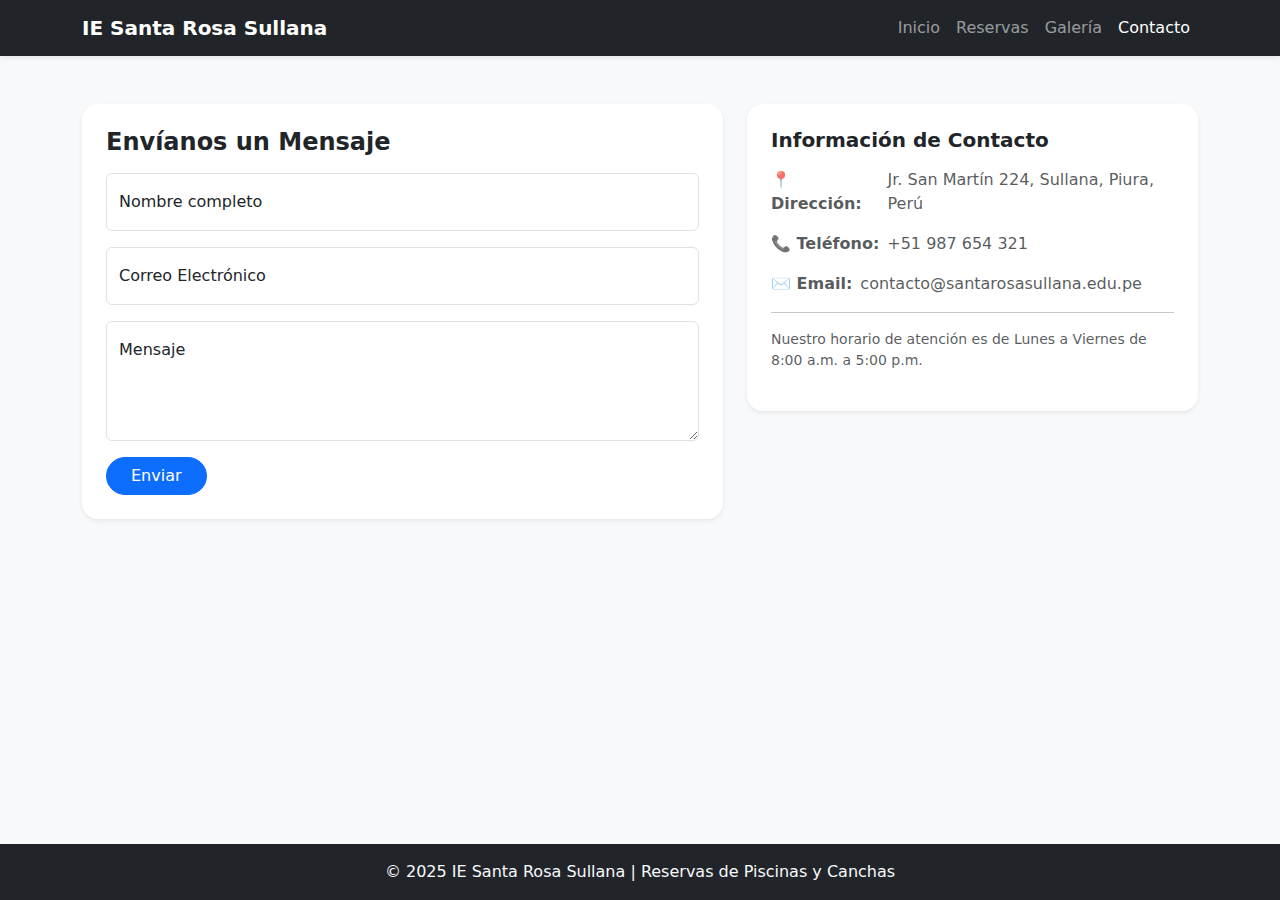
<file: contacto.html>
<!DOCTYPE html>
<html lang="es">
<head>
    <meta charset="UTF-8" />
    <meta name="viewport" content="width=device-width, initial-scale=1.0" />
    <title>Contacto - IE Santa Rosa Sullana</title>
    <link href="https://cdn.jsdelivr.net/npm/bootstrap@5.3.3/dist/css/bootstrap.min.css" rel="stylesheet">
    
    <link href="https://fonts.googleapis.com/css2?family=Inter:wght@300;400;600;700&display=swap" rel="stylesheet">

    <link rel="stylesheet" href="style.css">
</head>
<body class="d-flex flex-column min-vh-100 bg-light">

    <nav class="navbar navbar-expand-lg bg-dark navbar-dark shadow-sm">
        <div class="container">
            <a class="navbar-brand fw-bold" href="index.html">IE Santa Rosa Sullana</a>
            <button class="navbar-toggler" type="button" data-bs-toggle="collapse" data-bs-target="#navmenu">
                <span class="navbar-toggler-icon"></span>
            </button>
            <div class="collapse navbar-collapse" id="navmenu">
                <ul class="navbar-nav ms-auto">
                    <li class="nav-item"><a href="index.html" class="nav-link">Inicio</a></li>
                    <li class="nav-item"><a href="reservas.html" class="nav-link">Reservas</a></li>
                    <li class="nav-item"><a href="galeria.html" class="nav-link">Galería</a></li>
                    <li class="nav-item"><a href="contacto.html" class="nav-link active">Contacto</a></li>
                </ul>
            </div>
        </div>
    </nav>

    <main class="container my-5">
        <div class="row g-4">
            <section class="col-lg-7">
                <div class="card border-0 shadow-sm rounded-4">
                    <div class="card-body p-4">
                        <h2 class="h4 fw-bold mb-3">Envíanos un Mensaje</h2>
                        <form novalidate>
                            <div class="form-floating mb-3">
                                <input type="text" class="form-control" id="nombre" placeholder="Nombre completo" required>
                                <label for="nombre">Nombre completo</label>
                            </div>
                            <div class="form-floating mb-3">
                                <input type="email" class="form-control" id="email" placeholder="correo@ejemplo.com" required>
                                <label for="email">Correo Electrónico</label>
                            </div>
                            <div class="form-floating mb-3">
                                <textarea class="form-control" id="mensaje" placeholder="Escribe tu mensaje aquí" style="height: 120px" required></textarea>
                                <label for="mensaje">Mensaje</label>
                            </div>
                            <button type="submit" class="btn btn-primary rounded-pill px-4">Enviar</button>
                        </form>
                    </div>
                </div>
            </section>

            <aside class="col-lg-5">
                <div class="card border-0 shadow-sm rounded-4">
                    <div class="card-body p-4">
                        <h3 class="h5 fw-bold mb-3">Información de Contacto</h3>
                        <ul class="list-unstyled text-muted">
                            <li class="mb-3 d-flex">
                                <strong class="me-2">📍 Dirección:</strong>
                                <span>Jr. San Martín 224, Sullana, Piura, Perú</span>
                            </li>
                            <li class="mb-3 d-flex">
                                <strong class="me-2">📞 Teléfono:</strong>
                                <span>+51 987 654 321</span>
                            </li>
                            <li class="mb-3 d-flex">
                                <strong class="me-2">✉️ Email:</strong>
                                <span>contacto@santarosasullana.edu.pe</span>
                            </li>
                        </ul>
                        <hr>
                        <p class="small text-muted">
                            Nuestro horario de atención es de Lunes a Viernes de 8:00 a.m. a 5:00 p.m.
                        </p>
                    </div>
                </div>
            </aside>
        </div>
    </main>

    <footer class="bg-dark text-light text-center p-3 mt-auto">
        <p class="mb-0">© 2025 IE Santa Rosa Sullana | Reservas de Piscinas y Canchas</p>
    </footer>

    <script src="https://cdn.jsdelivr.net/npm/bootstrap@5.3.3/dist/js/bootstrap.bundle.min.js"></script>
</body>
</html>
</file>
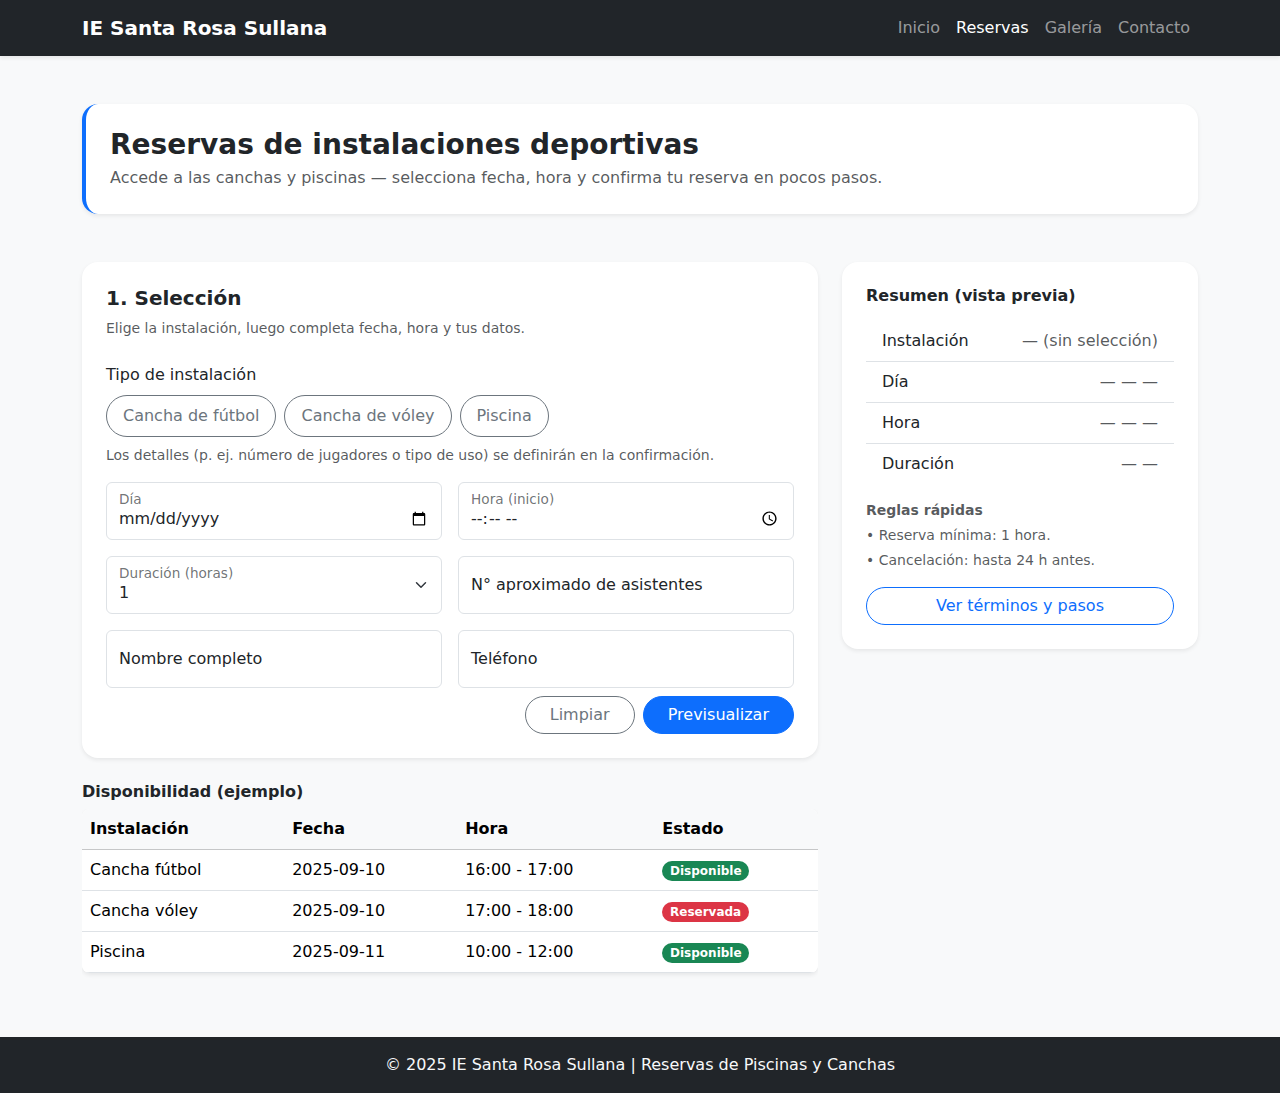
<file: reservas.html>
<!DOCTYPE html>
<html lang="es">
<head>
  <meta charset="utf-8" />
  <meta name="viewport" content="width=device-width, initial-scale=1" />
  <title>Reservas - IE Santa Rosa Sullana</title>

  <!-- Bootstrap -->
  <link href="https://cdn.jsdelivr.net/npm/bootstrap@5.3.3/dist/css/bootstrap.min.css" rel="stylesheet">

  <!-- Fuente (opcional, mejora la presentación) -->
  <link href="https://fonts.googleapis.com/css2?family=Inter:wght@300;400;600;700&display=swap" rel="stylesheet">

  <link rel="stylesheet" href="style.css">
</head>
<body class="d-flex flex-column min-vh-100 bg-light">

  <!-- NAV -->
  <nav class="navbar navbar-expand-lg bg-dark navbar-dark shadow-sm">
    <div class="container">
      <a class="navbar-brand fw-bold" href="index.html">IE Santa Rosa Sullana</a>
      <button class="navbar-toggler" type="button" data-bs-toggle="collapse" data-bs-target="#navmenu">
        <span class="navbar-toggler-icon"></span>
      </button>
      <div class="collapse navbar-collapse" id="navmenu">
        <ul class="navbar-nav ms-auto">
          <li class="nav-item"><a href="index.html" class="nav-link">Inicio</a></li>
          <li class="nav-item"><a href="reservas.html" class="nav-link active">Reservas</a></li>
          <li class="nav-item"><a href="galeria.html" class="nav-link">Galería</a></li>
          <li class="nav-item"><a href="contacto.html" class="nav-link">Contacto</a></li>
        </ul>
      </div>
    </div>
  </nav>

  <!-- CABECERA REFINADA -->
  <header class="container my-5">
    <div class="rounded-4 p-4 shadow-sm bg-white border-start border-4 border-primary">
      <h1 class="h3 mb-1 fw-bold">Reservas de instalaciones deportivas</h1>
      <p class="mb-0 text-muted">
        Accede a las canchas y piscinas — selecciona fecha, hora y confirma tu reserva en pocos pasos.
      </p>
    </div>
  </header>

  <main class="container mb-5">
    <div class="row g-4">
      <!-- FORMULARIO -->
      <section class="col-lg-8">
        <div class="card border-0 shadow-sm rounded-4">
          <div class="card-body p-4">
            <h2 class="h5 fw-semibold mb-2">1. Selección</h2>
            <p class="small text-muted mb-4">Elige la instalación, luego completa fecha, hora y tus datos.</p>

            <form class="row g-3" novalidate>
              <!-- Instalaciones (botones limpias, sin etiquetas predefinidas) -->
              <div class="col-12">
                <label class="form-label fw-medium mb-2">Tipo de instalación</label>
                <div class="d-flex gap-2 flex-wrap">
                  <label class="btn btn-outline-secondary rounded-pill px-3 py-2">
                    <input type="radio" name="instalacion" class="d-none"> Cancha de fútbol
                  </label>
                  <label class="btn btn-outline-secondary rounded-pill px-3 py-2">
                    <input type="radio" name="instalacion" class="d-none"> Cancha de vóley
                  </label>
                  <label class="btn btn-outline-secondary rounded-pill px-3 py-2">
                    <input type="radio" name="instalacion" class="d-none"> Piscina
                  </label>
                </div>
                <div class="form-text mt-2">Los detalles (p. ej. número de jugadores o tipo de uso) se definirán en la confirmación.</div>
              </div>

              <!-- Fecha / Hora -->
              <div class="col-md-6">
                <div class="form-floating">
                  <input type="date" id="fecha" class="form-control" placeholder="Fecha" required>
                  <label for="fecha">Día</label>
                </div>
              </div>

              <div class="col-md-6">
                <div class="form-floating">
                  <input type="time" id="hora" class="form-control" placeholder="Hora" required>
                  <label for="hora">Hora (inicio)</label>
                </div>
              </div>

              <!-- Duración / Asistentes -->
              <div class="col-md-6">
                <div class="form-floating">
                  <select id="duracion" class="form-select" aria-label="Duración">
                    <option selected>1</option>
                    <option>2</option>
                  </select>
                  <label for="duracion">Duración (horas)</label>
                </div>
              </div>

              <div class="col-md-6">
                <div class="form-floating">
                  <input type="number" id="asistentes" class="form-control" placeholder="N° de personas" min="1" max="100">
                  <label for="asistentes">N° aproximado de asistentes</label>
                </div>
              </div>

              <!-- Datos de contacto -->
              <div class="col-md-6">
                <div class="form-floating">
                  <input type="text" id="nombre" class="form-control" placeholder="Nombre completo">
                  <label for="nombre">Nombre completo</label>
                </div>
              </div>

              <div class="col-md-6">
                <div class="form-floating">
                  <input type="tel" id="telefono" class="form-control" placeholder="999999999">
                  <label for="telefono">Teléfono</label>
                </div>
              </div>

              <!-- Botones -->
              <div class="col-12 d-flex justify-content-end align-items-center gap-2 mt-2">
                <button type="reset" class="btn btn-outline-secondary rounded-pill px-4">Limpiar</button>
                <button type="submit" class="btn btn-primary rounded-pill px-4">Previsualizar</button>
              </div>
            </form>
          </div>
        </div>

        <!-- Disponibilidad (tabla clara y elegante) -->
        <div class="mt-4">
          <h3 class="h6 mb-2 fw-semibold">Disponibilidad (ejemplo)</h3>
          <div class="table-responsive">
            <table class="table align-middle shadow-sm bg-white rounded-3 overflow-hidden">
              <thead class="table-light">
                <tr>
                  <th>Instalación</th>
                  <th>Fecha</th>
                  <th>Hora</th>
                  <th>Estado</th>
                </tr>
              </thead>
              <tbody>
                <tr>
                  <td>Cancha fútbol</td>
                  <td>2025-09-10</td>
                  <td>16:00 - 17:00</td>
                  <td><span class="badge rounded-pill bg-success">Disponible</span></td>
                </tr>
                <tr>
                  <td>Cancha vóley</td>
                  <td>2025-09-10</td>
                  <td>17:00 - 18:00</td>
                  <td><span class="badge rounded-pill bg-danger">Reservada</span></td>
                </tr>
                <tr>
                  <td>Piscina</td>
                  <td>2025-09-11</td>
                  <td>10:00 - 12:00</td>
                  <td><span class="badge rounded-pill bg-success">Disponible</span></td>
                </tr>
              </tbody>
            </table>
          </div>
        </div>

      </section>

      <!-- RESUMEN -->
      <aside class="col-lg-4">
        <div class="card border-0 rounded-4 shadow-sm overflow-hidden">
          <div class="card-body p-4">
            <h4 class="h6 fw-semibold mb-3">Resumen (vista previa)</h4>

            <ul class="list-group list-group-flush mb-3">
              <li class="list-group-item d-flex justify-content-between align-items-center">
                Instalación <span class="text-muted">— (sin selección)</span>
              </li>
              <li class="list-group-item d-flex justify-content-between align-items-center">
                Día <span class="text-muted">— — —</span>
              </li>
              <li class="list-group-item d-flex justify-content-between align-items-center">
                Hora <span class="text-muted">— — —</span>
              </li>
              <li class="list-group-item d-flex justify-content-between align-items-center">
                Duración <span class="text-muted">— —</span>
              </li>
            </ul>

            <div class="mb-3 small text-muted">
              <p class="mb-1"><strong>Reglas rápidas</strong></p>
              <p class="mb-1">• Reserva mínima: 1 hora.</p>
              <p class="mb-1">• Cancelación: hasta 24 h antes.</p>
            </div>

            <a href="#" class="btn btn-outline-primary w-100 rounded-pill">Ver términos y pasos</a>
          </div>
        </div>
      </aside>
    </div>
  </main>

  <footer class="bg-dark text-light text-center p-3 mt-auto">
    <p class="mb-0">© 2025 IE Santa Rosa Sullana | Reservas de Piscinas y Canchas</p>
  </footer>

  <script src="https://cdn.jsdelivr.net/npm/bootstrap@5.3.3/dist/js/bootstrap.bundle.min.js"></script>
</body>
</html>
</file>
<file: style.css>
.hero {
      background: linear-gradient(rgba(0, 0, 0, 0.6), rgba(0, 0, 0, 0.6)),
        url('public/santarosa.jpg') center/cover no-repeat;
      color: white;
      text-align: center;
      padding: 100px 20px;
      border-radius: 0 0 30px 30px;
    }

    .hero h1 {
      font-size: 2.5rem;
      font-weight: bold;
    }

    .search-box {
      background: #fff;
      border-radius: 15px;
      padding: 25px;
      box-shadow: 0 4px 15px rgba(0, 0, 0, 0.1);
    }

    .gallery img {
      transition: transform 0.3s ease, box-shadow 0.3s ease;
      border-radius: 15px;
    }

    .gallery img:hover {
      transform: scale(1.05);
      box-shadow: 0 8px 20px rgba(0, 0, 0, 0.25);
    }

    footer {
      margin-top: 40px;
    }
</file>
